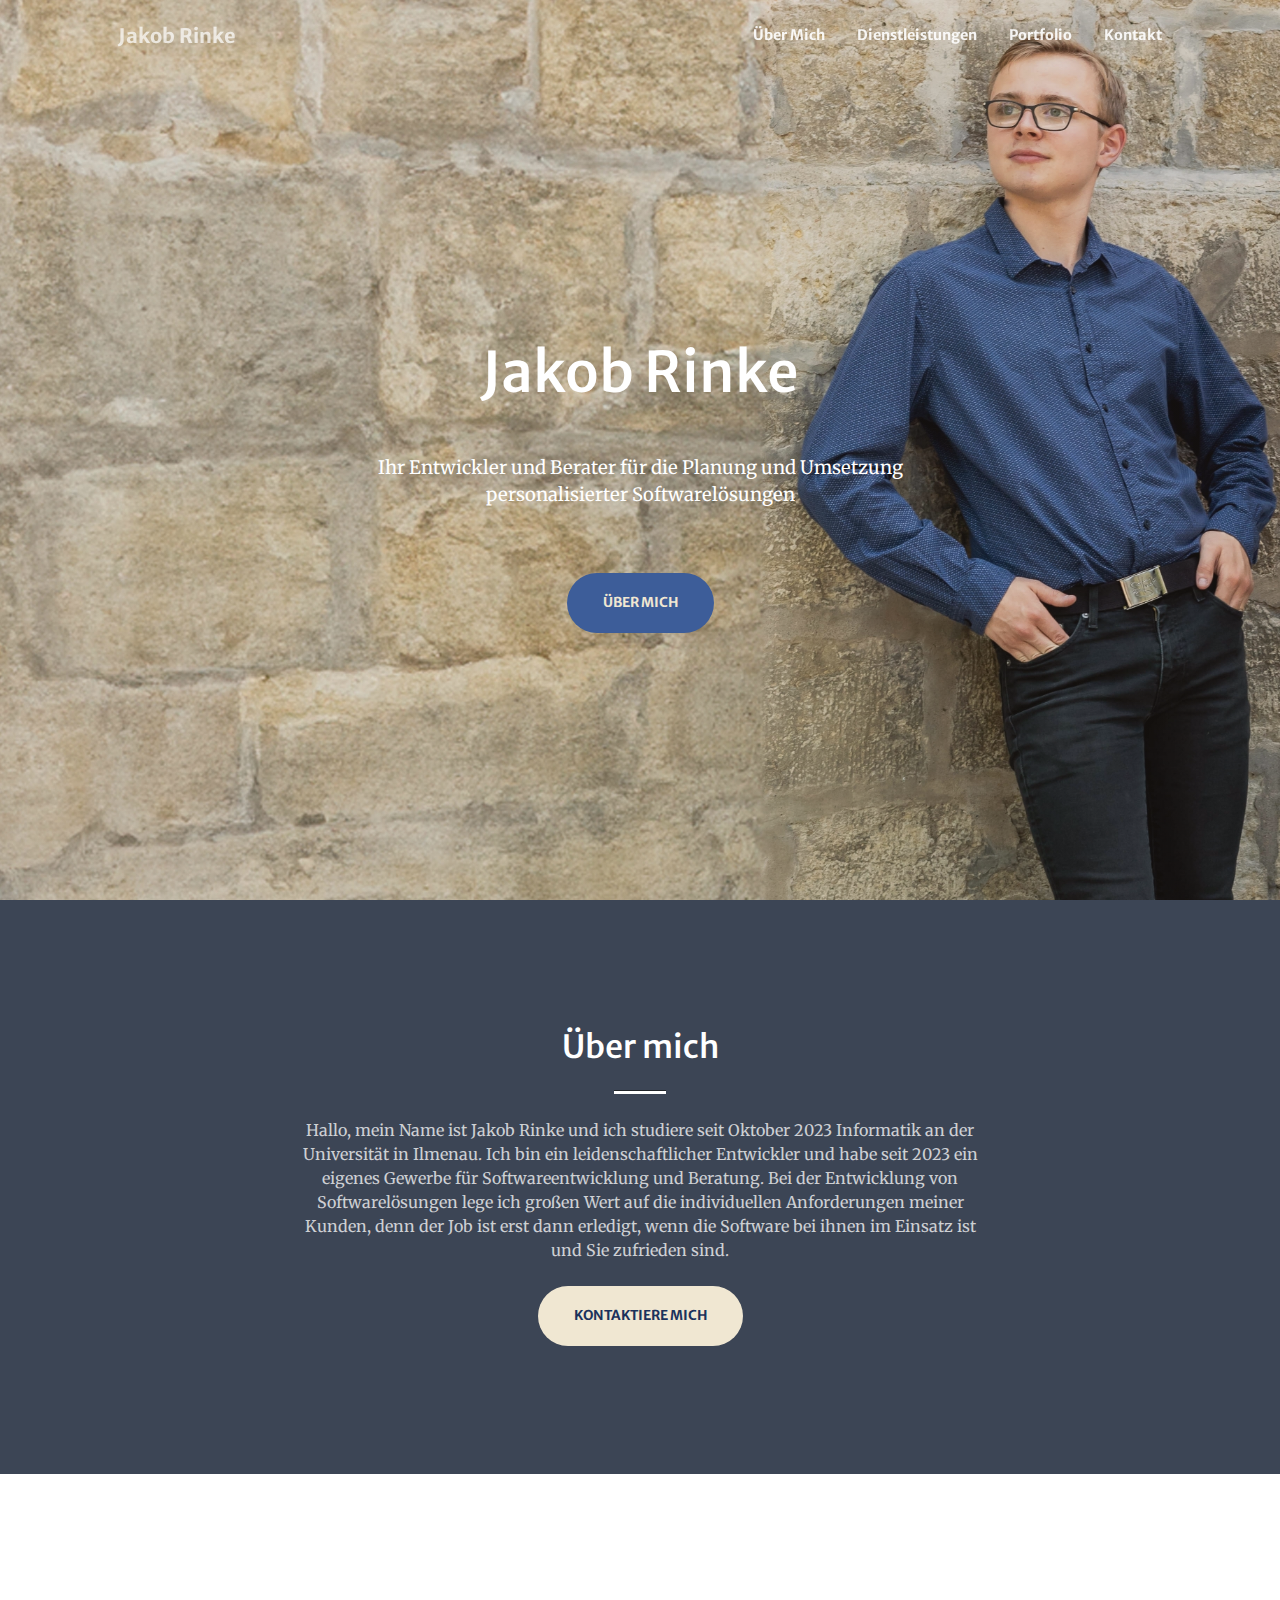
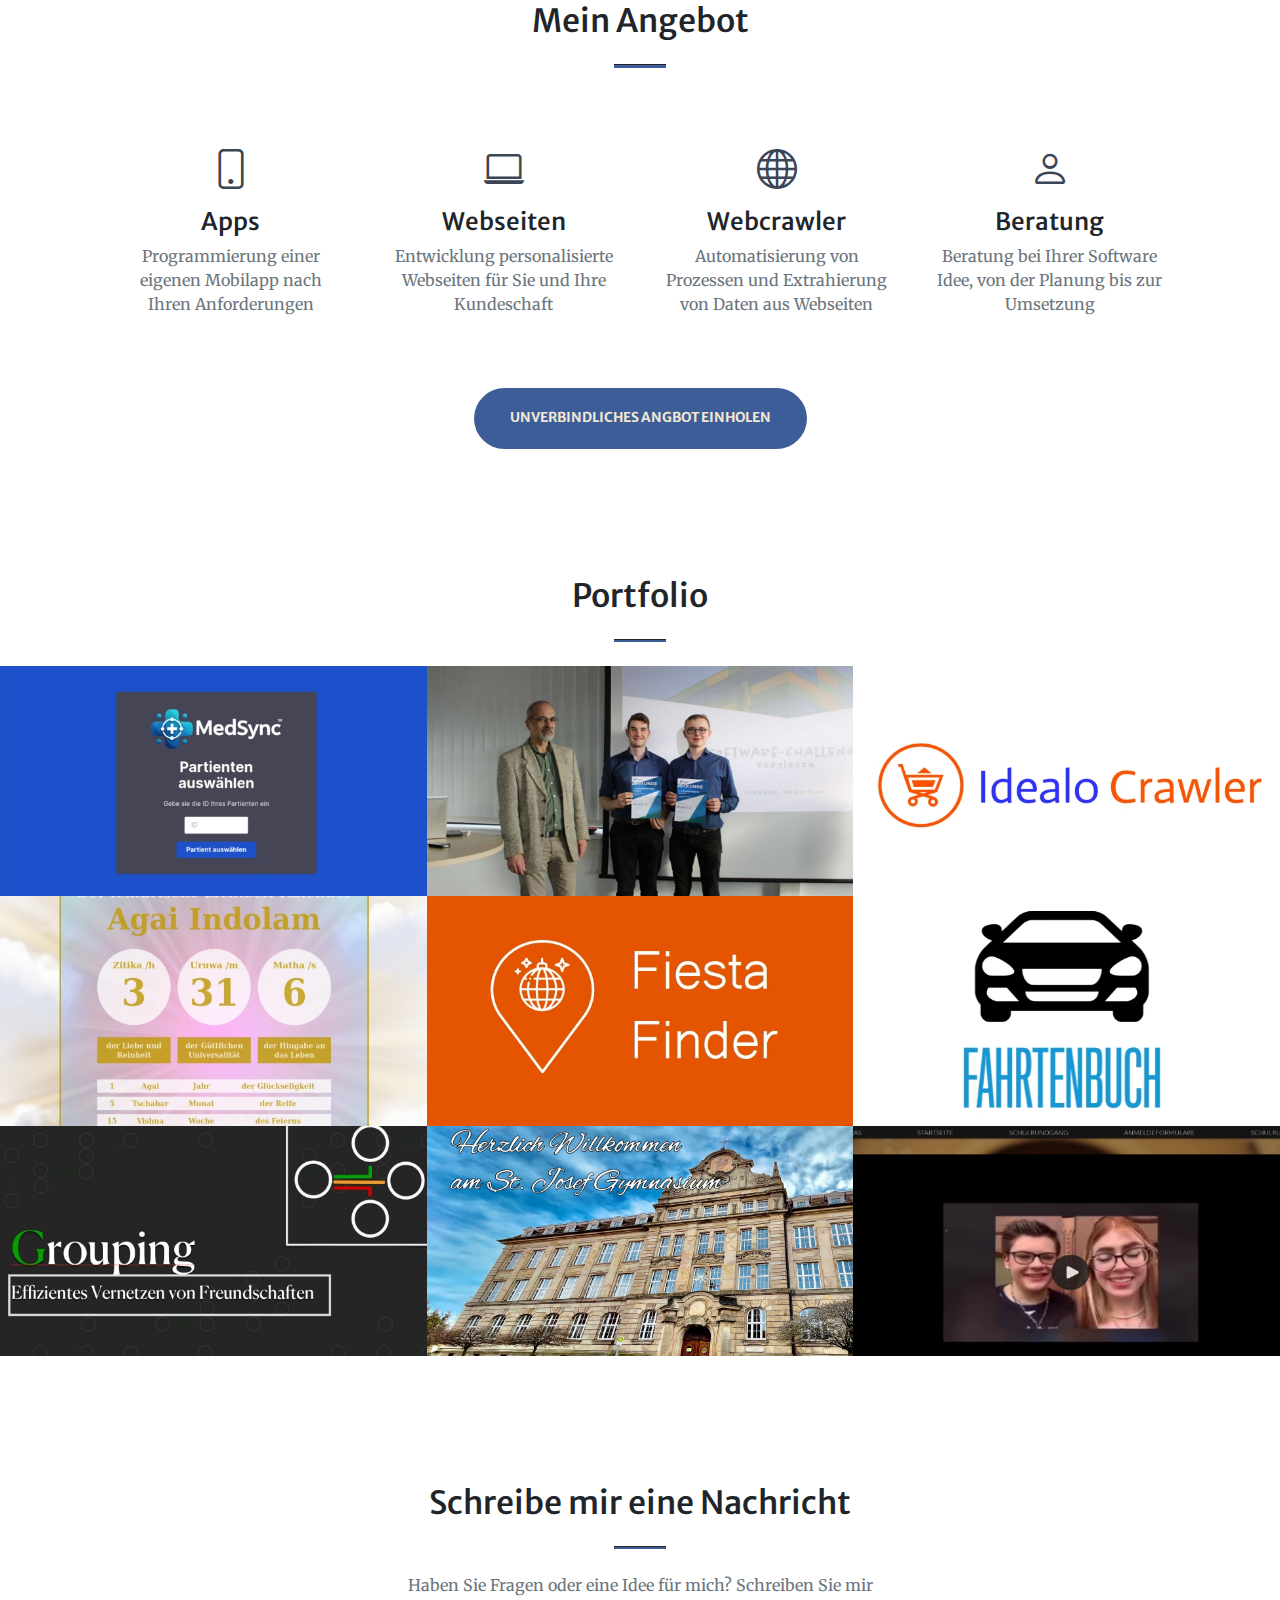
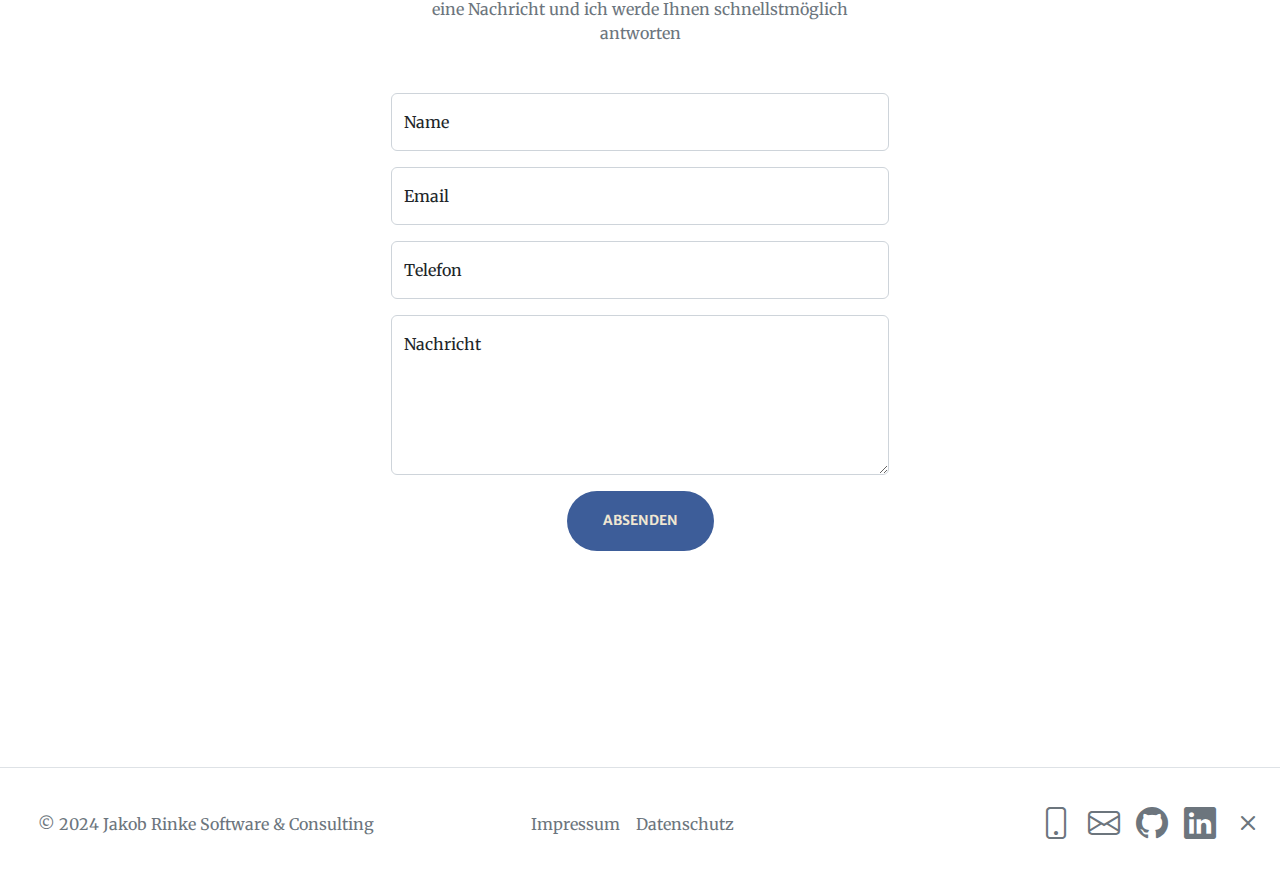
<file: index.html>
<!DOCTYPE html>
<html lang="de">
    <head>
        <meta charset="utf-8" />
        <meta name="viewport" content="width=device-width, initial-scale=1, shrink-to-fit=no" />
        <meta name="description" content="Software Freelancer für Apps, Webseiten und Automatisierung">
        <meta name="keywords" content="Jakob Rinke, Jakob, Rinke, Software, App, Developer, Automatisierung, Freelancer">
        <meta name="author" content="Jakob Rinke" />
        <title>Jakob Rinke Software & Consulting </title>
        <desc> </desc>
        
        <link rel="icon" type="image/x-icon" href="assets/favicon.ico" />
        <!-- Bootstrap Icons-->
        <link href="https://cdn.jsdelivr.net/npm/bootstrap-icons@1.5.0/font/bootstrap-icons.css" rel="stylesheet" />
        <!-- Google fonts-->
        <link href="https://fonts.googleapis.com/css?family=Merriweather+Sans:400,700" rel="stylesheet" />
        <link href="https://fonts.googleapis.com/css?family=Merriweather:400,300,300italic,400italic,700,700italic" rel="stylesheet" type="text/css" />

        <!-- Core theme CSS (includes Bootstrap)-->
        <link href="css/styles.css" rel="stylesheet" />

        <script async src="https://pagead2.googlesyndication.com/pagead/js/adsbygoogle.js?client=ca-pub-5620720051141279"
     crossorigin="anonymous"></script>
     
    </head>
    <body id="page-top">
        <!-- Navigation-->
        <nav class="navbar navbar-expand-lg navbar-light fixed-top py-3" id="mainNav">
            <div class="container px-4 px-lg-5">
                <a class="navbar-brand" href="#page-top">Jakob Rinke </a>
                <button class="navbar-toggler navbar-toggler-right" type="button" data-bs-toggle="collapse" data-bs-target="#navbarResponsive" aria-controls="navbarResponsive" aria-expanded="false" aria-label="Toggle navigation"><span class="navbar-toggler-icon"></span></button>
                <div class="collapse navbar-collapse" id="navbarResponsive">
                    <ul class="navbar-nav ms-auto my-2 my-lg-0">
                        <li class="nav-item"><a class="nav-link" href="#about">Über Mich</a></li>
                        <li class="nav-item"><a class="nav-link" href="#services">Dienstleistungen</a></li>
                        <li class="nav-item"><a class="nav-link" href="#portfolio">Portfolio</a></li>
                        <li class="nav-item"><a class="nav-link" href="#contact">Kontakt</a></li>
                    </ul>
                </div>
            </div>
        </nav>
        <!-- Masthead-->
        <header class="masthead">
            <div class="container px-4 px-lg-5 h-100">
                <div class="row gx-4 gx-lg-5 h-100 align-items-center justify-content-center text-center">
                    <div class="col-lg-8 align-self-end">
                        <h1 class="text-white font-weight-bold"> Jakob Rinke </h1>
                        <br>
                    </div>
                    <div class="col-lg-8 align-self-baseline">
                        <p class="text-white mb-5 rounded p-3 bg-mob"> Ihr Entwickler und Berater für die Planung und Umsetzung personalisierter Softwarelösungen </p>
                        <a class="btn btn-primary btn-xl" href="#about"> Über mich </a>
                    </div>
                </div>
            </div>
        </header>
        <!-- About-->
        <section class="page-section bg-primary" id="about">
            <div class="container px-4 px-lg-5">
                <div class="row gx-4 gx-lg-5 justify-content-center">
                    <div class="col-lg-8 text-center">
                        <h2 class="text-white mt-0"> Über mich </h2>
                        <hr class="divider divider-light" />
                        <p class="text-white-75 mb-4"> 
                            Hallo, mein Name ist Jakob Rinke und ich studiere seit Oktober 2023 Informatik an der Universität in Ilmenau.
                            Ich bin ein leidenschaftlicher Entwickler und habe seit 2023 ein eigenes Gewerbe für Softwareentwicklung und Beratung.
                            Bei der Entwicklung von Softwarelösungen lege ich großen Wert auf die individuellen Anforderungen meiner Kunden,
                            denn der Job ist erst dann erledigt, wenn die Software bei ihnen im Einsatz ist und Sie zufrieden sind.

                        </p>
                        <a class="btn btn-light btn-xl" href="#contact"> Kontaktiere mich </a>
                    </div>
                </div>
            </div>
        </section>
        <!-- Services-->
        <section class="page-section" id="services">
            <div class="container px-4 px-lg-5">
                <h2 class="text-center mt-0"> Mein Angebot </h2>
                <hr class="divider" />
                <div class="row gx-4 gx-lg-5">
                    <div class="col-lg-3 col-md-6 text-center">
                        <div class="mt-5">
                            <div class="mb-2"><i class="bi-phone fs-1 text-primary"></i></div>
                            <h3 class="h4 mb-2">Apps</h3>
                            <p class="text-muted mb-0">  Programmierung einer eigenen Mobilapp nach Ihren Anforderungen </p>
                        </div>
                    </div>
                    <div class="col-lg-3 col-md-6 text-center">
                        <div class="mt-5">
                            <div class="mb-2"><i class="bi-laptop fs-1 text-primary"></i></div>
                            <h3 class="h4 mb-2">Webseiten</h3>
                            <p class="text-muted mb-0"> Entwicklung personalisierte Webseiten für Sie und Ihre Kundeschaft </p>
                        </div>
                    </div>
                    <div class="col-lg-3 col-md-6 text-center">
                        <div class="mt-5">
                            <div class="mb-2"><i class="bi-globe fs-1 text-primary"></i></div>
                            <h3 class="h4 mb-2">Webcrawler </h3>
                            <p class="text-muted mb-0"> Automatisierung von Prozessen und Extrahierung von Daten aus Webseiten </p>
                        </div>
                    </div>
                    <div class="col-lg-3 col-md-6 text-center mb-4">
                        <div class="mt-5">
                            <div class="mb-2"><i class="bi-person fs-1 text-primary"></i></div>
                            <h3 class="h4 mb-2">Beratung </h3>
                            <p class="text-muted mb-0"> Beratung bei Ihrer Software Idee, von der Planung bis zur Umsetzung   </p>
                        </div>
                    </div>
                    
                    <div class="w-100 d-flex justify-content-center">
                        <a class="btn btn-primary btn-xl mt-5" href="#portfolio"> unverbindliches Angbot einholen </a>
                    </div>
                    
                </div>
                
            </div>
        </section>
        <!-- Portfolio-->
        <div id="portfolio" class="text-center">
            <h2 class="text-center mt-0"> Portfolio </h2>
            <hr class="divider" />
            <div class="container-fluid p-0">
                <div class="row g-0">

                    <div class="col-lg-4 col-sm-6">
                        <a class="portfolio-box" href="portfolio.html?project=medsync" title="Medsync">
                            <img class="img-fluid" src="assets/img/portfolio/thumbnails/medsync.jpg" alt="..." />
                            <div class="portfolio-box-caption">
                                <div class="project-category text-white-50"> Apps / Desktop Software </div>
                                <div class="project-name"> Medsync </div>
                            </div>
                        </a>
                    </div>

                    <div class="col-lg-4 col-sm-6">
                        <a class="portfolio-box" href="portfolio.html?project=live_game_lib" title="Live Game Lib">
                            <img class="img-fluid" src="assets/img/portfolio/thumbnails/live_game_lib.jpg" alt="..." />
                            <div class="portfolio-box-caption">
                                <div class="project-category text-white-50"> Mobile App Bibliothek </div>
                                <div class="project-name">Live Game Lib </div>
                            </div>
                        </a>
                    </div>
                
                    
                    <div class="col-lg-4 col-sm-6">
                        <a class="portfolio-box" href="portfolio.html?project=idealo_crawler" title="Idealo Crawler">
                            <img class="img-fluid" src="assets/img/portfolio/thumbnails/idealo_crawler.jpg" alt="..." />
                            <div class="portfolio-box-caption">
                                <div class="project-category text-white-50"> Crawling & Automatisierung </div>
                                <div class="project-name"> Idealo Crawler </div>
                            </div>
                        </a>
                    </div>

                    <div class="col-lg-4 col-sm-6">
                        <a class="portfolio-box" href="portfolio.html?project=waldguru" title="Webseite für die Waldguru Stiftung ">
                            <img class="img-fluid" src="assets/img/portfolio/thumbnails/waldguru.jpg" alt="..." />
                            <div class="portfolio-box-caption">
                                <div class="project-category text-white-50"> Webseite </div>
                                <div class="project-name"> Webseite für die Waldguru Stiftung </div>
                            </div>
                        </a>
                    </div>

                    <div class="col-lg-4 col-sm-6">
                        <a class="portfolio-box" href="portfolio.html?project=fiesta_finder" title="Fiesta Finder">
                            <img class="img-fluid" src="assets/img/portfolio/thumbnails/fiesta_finder.jpg" alt="..." />
                            <div class="portfolio-box-caption">
                                <div class="project-category text-white-50"> Mobile & Web App </div>
                                <div class="project-name"> Fiesta Finder </div>
                            </div>
                        </a>
                    </div>

                    <div class="col-lg-4 col-sm-6">
                        <a class="portfolio-box" href="portfolio.html?project=fahrtenbuch" title="Fahrtenbuch App">
                            <img class="img-fluid" src="assets/img/portfolio/thumbnails/fahrtenbuch.jpg" alt="..." />
                            <div class="portfolio-box-caption">
                                <div class="project-category text-white-50"> Mobile & Web App </div>
                                <div class="project-name"> Fahrtenbuch App </div>
                            </div>
                        </a>
                    </div>

                    <div class="col-lg-4 col-sm-6">
                        <a class="portfolio-box" href="portfolio.html?project=grouping" title="Grouping">
                            <img class="img-fluid" src="assets/img/portfolio/thumbnails/grouping.jpg" alt="..." />
                            <div class="portfolio-box-caption">
                                <div class="project-category text-white-50">Mobile App</div>
                                <div class="project-name"> Grouping </div>
                            </div>
                        </a>
                    </div>
                    <div class="col-lg-4 col-sm-6">
                        <a class="portfolio-box" href="portfolio.html?project=schulwebsite">

                            <img class="img-fluid" src="assets/img/portfolio/thumbnails/schulwebsite.jpg" alt="..." />
                            <div class="portfolio-box-caption">
                                <div class="project-category text-white-50">Webseite</div>
                                <div class="project-name"> Schulwebseite St. Joseph Gym Dingelstädt</div>
                                
                            </div>
                        </a>
                    </div>
                    <div class="col-lg-4 col-sm-6">
                        <a class="portfolio-box" href="portfolio.html?project=tag_offen">
                            <img class="img-fluid" src="assets/img/portfolio/thumbnails/tag_offen.jpg" alt="..." />
                            <div class="portfolio-box-caption p-3">
                                <div class="project-category text-white-50">Webseite</div>
                                <div class="project-name">Tag der offenen Tür Webseite </div>
                            </div>
                        </a>
                    </div>
                </div>
            </div>
        </div>
        <!-- Call to action-->
         <!----
            <section class="page-section bg-dark text-white">
                <div class="container px-4 px-lg-5 text-center">
                    <h2 class="mb-4"> Überzeugt? </h2>
                    <a class="btn btn-light btn-xl" href="#contact">Kontaktiere mich!</a>
                </div>
            </section>
        --->

        <!-- Contact-->
        <section class="page-section" id="contact">
            <div class="container px-4 px-lg-5">
                <div class="row gx-4 gx-lg-5 justify-content-center">
                    <div class="col-lg-8 col-xl-6 text-center">
                        <h2 class="mt-0"> Schreibe mir eine Nachricht </h2>
                        <hr class="divider" />
                        <p class="text-muted mb-5">Haben Sie Fragen oder eine Idee für mich? Schreiben Sie mir eine Nachricht und ich werde Ihnen schnellstmöglich antworten </p>
                    </div>
                </div>
                <div class="row gx-4 gx-lg-5 justify-content-center mb-5">
                    <div class="col-lg-6">
                        <!-- * * * * * * * * * * * * * * *-->
                        <!-- * * SB Forms Contact Form * *-->
                        <!-- * * * * * * * * * * * * * * *-->
                        <!-- This form is pre-integrated with SB Forms.-->
                        <!-- To make this form functional, sign up at-->
                        <!-- https://startbootstrap.com/solution/contact-forms-->
                        <!-- to get an API token!-->
                        <form id="contactForm" action="https://api.web3forms.com/submit" method="POST">
                            <!-- Name input-->
                            <div class="form-floating mb-3">
                                <input class="form-control" id="name" type="text" placeholder="Enter your name..." data-sb-validations="required" />
                                <label for="name">Name</label>
                                <div class="invalid-feedback" data-sb-feedback="name:required">erforderlich</div>
                            </div>
                            <!-- Email address input-->
                            <div class="form-floating mb-3">
                                <input class="form-control" id="email" name="email" type="email" placeholder="name@example.com" data-sb-validations="required,email" />
                                <label for="email">Email</label>
                                <div class="invalid-feedback" data-sb-feedback="email:required">erforderlich.</div>
                                <div class="invalid-feedback" data-sb-feedback="email:email">Diese Email ist nicht valide.</div>
                            </div>
                            <!-- Phone number input-->
                            <div class="form-floating mb-3">
                                <input class="form-control" id="phone" name="phone" type="tel" placeholder="Telefonnummer" />
                                <label for="phone">Telefon</label>
                            </div>
                            <!-- Message input-->
                            <div class="form-floating mb-3">
                                <textarea class="form-control" id="message" name="message" type="text" placeholder="Enter your message here..." style="height: 10rem" data-sb-validations="required"></textarea>
                                <label for="message">Nachricht</label>
                                <div class="invalid-feedback" data-sb-feedback="message:required">erforderlich</div>
                            </div>
                            <!-- Submit success message-->
                            <!---->
                            <!-- This is what your users will see when the form-->
                            <!-- has successfully submitted-->
                            <div class="d-none" id="submitSuccessMessage">
                                <div class="text-center mb-3">
                                    <div class="fw-bolder">Form submission successful!</div>
                                    To activate this form, sign up at
                                    <br />
                                    <a href="https://startbootstrap.com/solution/contact-forms">https://startbootstrap.com/solution/contact-forms</a>
                                </div>
                            </div>

                            <input type="hidden" name="access_key" value="e86c1eec-ceaa-43f8-b526-0330083ea3b9">
                            <input type="checkbox" name="botcheck" class="hidden" style="display: none;">

                            <!-- Submit error message-->
                            <!---->
                            <!-- This is what your users will see when there is-->
                            <!-- an error submitting the form-->
                            <div class="d-none" id="submitErrorMessage"><div class="text-center text-danger mb-3">Error sending message!</div></div>
                            <!-- Submit Button-->
                            
                            <div class="d-flex justify-content-center"><button class="btn btn-primary btn-xl" id="submitButton" type="submit"> Absenden </button></div>
                        
                        
                            <p class="text-base text-center text-gray-400" id="result"></p>

                        </form>
        
                       

                    </div>
                </div>

                <script src="./formscript.js"></script>


        </section>



        <!-- Footer-->
        <footer class="col d-flex flex-wrap justify-content-center align-items-center py-3 my-4 border-top">
             
            <div class="col-md-4 d-flex align-items-center">
                <a href="/" class="mb-3 me-2 mb-md-0 text-muted text-decoration-none lh-1">
                <svg class="bi" width="30" height="24"><use xlink:href="#bootstrap"></use></svg>
                </a>
                <span class="mb-3 mb-md-0 text-muted">© 2024 Jakob Rinke Software & Consulting </span>
            </div>
            

            <div class="col-md-4 justify-content-center d-flex flex-wrap align-items-center text-center px-4">
                <a href="impressum.html" class="mb-3 me-3 mb-md-0 text-muted text-center text-decoration-none lh-1"> Impressum </a>
                <a href="datenschutz.html" class="mb-3 me-3 mb-md-0 text-muted text-cente text-decoration-none lh-1"> Datenschutz </a>
            </div>

            <ul class="nav col-md-4 justify-content-end list-unstyled d-flex p-3">
                <li class="ms-3"><a class="text-muted" href="tel:+4915202861103"> <i class="bi-phone fs-2 text-muted"></i></a></li>
                <li class="ms-3"><a class="text-muted" href="mailto:jakob@rinke-online.de"> <i class="bi-envelope fs-2 text-muted"></i></a></li>
                <li class="ms-3"><a class="text-muted" href="https://github.com/JakobRinke"> <i class="bi-github fs-2 text-muted"></i></a></li>
                <li class="ms-3"><a class="text-muted" href="https://www.linkedin.com/in/jakob-rinke-908b87262/"> <i class="bi-linkedin fs-2 text-muted"></i></a></li>
                <li class="ms-3"><a class="text-muted" href="https://x.com/JakobRinke"> <i class="bi-x fs-2 text-muted"></i></a></li>
            </ul>
    
        </footer>



        <!-- Bootstrap core JS-->
        <script src="https://cdn.jsdelivr.net/npm/bootstrap@5.2.3/dist/js/bootstrap.bundle.min.js"></script>

        <!-- Core theme JS-->
        <script src="js/scripts.js"></script>
        <!-- * * * * * * * * * * * * * * * * * * * * * * * * * * * * * * * * * * * * * * * *-->
        <!-- * *                               SB Forms JS                               * *-->
        <!-- * * Activate your form at https://startbootstrap.com/solution/contact-forms * *-->
        <!-- * * * * * * * * * * * * * * * * * * * * * * * * * * * * * * * * * * * * * * * *-->



    </body>
</html>
</file>
